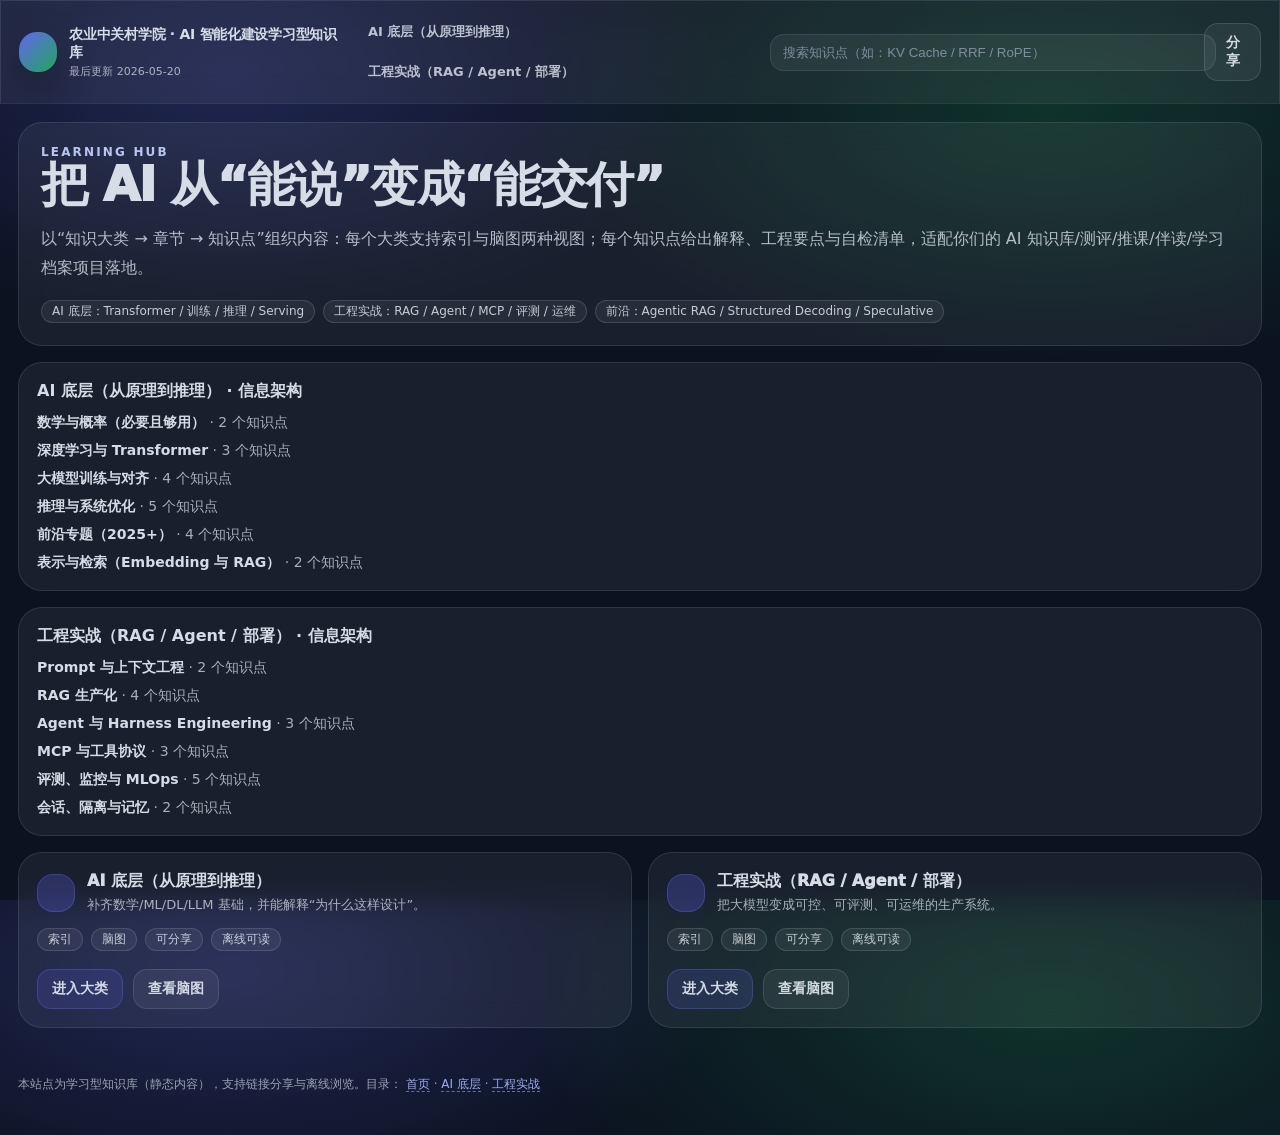
<file: index.html>
<!doctype html>
<html lang="zh-CN">
  <head>
    <meta charset="UTF-8" />
    <meta name="viewport" content="width=device-width, initial-scale=1.0" />
    <title>农业中关村学院 · AI 智能化建设学习型知识库</title>
    <meta name="description" content="可分享的学习型知识库：按知识大类切换；每类含知识点索引与脑图；覆盖 AI 底层与工程实战。" />
    <meta property="og:title" content="农业中关村学院 · AI 智能化建设学习型知识库" />
    <meta property="og:description" content="可分享的学习型知识库：按知识大类切换；每类含知识点索引与脑图；覆盖 AI 底层与工程实战。" />
    <meta property="og:type" content="website" />
    <link rel="stylesheet" href="/assets/app.css" />
  </head>
  <body>
    <div id="app" class="h-full"></div>
    <script src="/content/expansions.js"></script>
    <script src="/assets/app.js"></script>
  </body>
</html>
</file>
<file: assets/app.css>
:root {
  --bg: #0b1220;
  --panel: rgba(255, 255, 255, 0.06);
  --border: rgba(148, 163, 184, 0.18);
  --text: rgba(226, 232, 240, 0.95);
  --muted: rgba(226, 232, 240, 0.72);
  --accent: #6366f1;
  --accent2: #22c55e;
  --shadow: 0 16px 40px rgba(0, 0, 0, 0.35);
}

html,
body {
  height: 100%;
}

body {
  margin: 0;
  font-family: system-ui, -apple-system, Segoe UI, Roboto, Arial, "Noto Sans SC";
  background: radial-gradient(900px 450px at 18% 8%, rgba(99, 102, 241, 0.24), transparent 55%),
    radial-gradient(900px 450px at 82% 12%, rgba(34, 197, 94, 0.18), transparent 58%), var(--bg);
  color: var(--text);
}

a {
  color: inherit;
  text-decoration: none;
}

.kb-panel {
  background: var(--panel);
  border: 1px solid var(--border);
  backdrop-filter: blur(14px);
}

.kb-subtle {
  color: var(--muted);
}

.kb-link {
  color: rgba(165, 180, 252, 0.95);
  border-bottom: 1px dashed rgba(165, 180, 252, 0.55);
}

.kb-link:hover {
  border-bottom-color: rgba(199, 210, 254, 1);
}

.kb-badge {
  border: 1px solid rgba(148, 163, 184, 0.24);
  background: rgba(255, 255, 255, 0.06);
  padding: 2px 10px;
  border-radius: 999px;
  font-size: 12px;
  color: rgba(226, 232, 240, 0.86);
  display: inline-flex;
  align-items: center;
  gap: 6px;
}

.kb-btn {
  cursor: pointer;
  border: 1px solid rgba(148, 163, 184, 0.22);
  background: rgba(255, 255, 255, 0.06);
  color: rgba(226, 232, 240, 0.92);
  padding: 10px 14px;
  border-radius: 14px;
  font-weight: 700;
  font-size: 14px;
}

.kb-btn:hover {
  background: rgba(255, 255, 255, 0.1);
}

.kb-btn-primary {
  border-color: rgba(99, 102, 241, 0.35);
  background: rgba(99, 102, 241, 0.16);
}

.kb-btn-primary:hover {
  background: rgba(99, 102, 241, 0.22);
}

.kb-layout {
  min-height: 100%;
  display: flex;
  flex-direction: column;
}

.kb-topbar {
  position: sticky;
  top: 0;
  z-index: 50;
  border-bottom: 1px solid rgba(255, 255, 255, 0.05);
}

.kb-topbar-inner {
  max-width: 1280px;
  margin: 0 auto;
  padding: 14px 18px;
  display: flex;
  align-items: center;
  gap: 14px;
}

.kb-logo {
  display: flex;
  align-items: center;
  gap: 12px;
}

.kb-mark {
  width: 40px;
  height: 40px;
  border-radius: 18px;
  background: linear-gradient(135deg, var(--accent), rgba(34, 197, 94, 0.8));
  box-shadow: var(--shadow);
}

.kb-title {
  font-weight: 900;
  letter-spacing: -0.02em;
  font-size: 14px;
}

.kb-updated {
  font-size: 11px;
  color: var(--muted);
  margin-top: 2px;
}

.kb-tabs {
  display: none;
  gap: 6px;
  margin-left: 6px;
  flex-wrap: wrap;
}

@media (min-width: 1024px) {
  .kb-tabs {
    display: flex;
  }
}

.kb-tab {
  padding: 8px 10px;
  border-radius: 12px;
  font-size: 13px;
  font-weight: 800;
  color: rgba(226, 232, 240, 0.8);
}

.kb-tab:hover {
  background: rgba(255, 255, 255, 0.06);
  color: rgba(226, 232, 240, 0.95);
}

.kb-tab.active {
  background: rgba(255, 255, 255, 0.08);
  color: rgba(226, 232, 240, 0.98);
}

.kb-grow {
  flex: 1;
}

.kb-search {
  width: 100%;
  max-width: 420px;
  position: relative;
  display: none;
}

@media (min-width: 768px) {
  .kb-search {
    display: block;
  }
}

.kb-search input {
  width: 100%;
  border-radius: 14px;
  border: 1px solid rgba(148, 163, 184, 0.18);
  background: rgba(255, 255, 255, 0.06);
  padding: 10px 12px;
  color: rgba(226, 232, 240, 0.95);
  outline: none;
}

.kb-search input::placeholder {
  color: rgba(148, 163, 184, 0.8);
}

.kb-search input:focus {
  border-color: rgba(99, 102, 241, 0.55);
  box-shadow: 0 0 0 3px rgba(99, 102, 241, 0.2);
}

.kb-pop {
  position: absolute;
  left: 0;
  right: 0;
  margin-top: 10px;
  border-radius: 14px;
  overflow: hidden;
}

.kb-pop.hidden {
  display: none;
}

.kb-scroll {
  overflow: auto;
}

.kb-scroll::-webkit-scrollbar {
  width: 10px;
}

.kb-scroll::-webkit-scrollbar-track {
  background: transparent;
}

.kb-scroll::-webkit-scrollbar-thumb {
  background: rgba(148, 163, 184, 0.22);
  border-radius: 999px;
  border: 2px solid rgba(11, 18, 32, 0.6);
}

.kb-scroll::-webkit-scrollbar-thumb:hover {
  background: rgba(148, 163, 184, 0.34);
}

.kb-container {
  max-width: 1280px;
  margin: 0 auto;
  padding: 18px;
}

.kb-grid {
  display: grid;
  gap: 16px;
}

@media (min-width: 1024px) {
  .kb-grid.cols-12 {
    grid-template-columns: repeat(12, minmax(0, 1fr));
  }
}

.kb-card {
  border-radius: 24px;
  padding: 18px;
}

.kb-hero {
  padding: 22px;
  border-radius: 24px;
}

.kb-hero h1 {
  margin: 0;
  font-weight: 1000;
  letter-spacing: -0.03em;
  line-height: 1.08;
  font-size: 38px;
}

@media (min-width: 640px) {
  .kb-hero h1 {
    font-size: 48px;
  }
}

.kb-hero .kicker {
  font-size: 12px;
  letter-spacing: 0.18em;
  font-weight: 900;
  color: rgba(199, 210, 254, 0.92);
}

.kb-hero p {
  margin: 14px 0 0;
  color: rgba(226, 232, 240, 0.78);
  line-height: 1.8;
}

.kb-actions {
  display: flex;
  flex-wrap: wrap;
  gap: 10px;
  margin-top: 18px;
}

.kb-split {
  display: grid;
  gap: 16px;
}

@media (min-width: 1024px) {
  .kb-split {
    grid-template-columns: 4fr 8fr;
  }
}

.kb-side {
  border-radius: 24px;
  padding: 12px;
  max-height: calc(100vh - 240px);
  overflow: auto;
}

.kb-section-title {
  padding: 8px 10px;
  font-size: 12px;
  font-weight: 900;
  letter-spacing: 0.14em;
  color: rgba(226, 232, 240, 0.82);
}

.kb-item {
  display: block;
  border-radius: 16px;
  padding: 10px 10px;
}

.kb-item:hover {
  background: rgba(255, 255, 255, 0.06);
}

.kb-item-title {
  font-size: 14px;
  font-weight: 900;
}

.kb-item-summary {
  font-size: 12px;
  color: rgba(226, 232, 240, 0.72);
  line-height: 1.6;
  margin-top: 4px;
}

.kb-item-tags {
  margin-top: 8px;
  display: flex;
  flex-wrap: wrap;
  gap: 6px;
}

.kb-viewbar {
  display: flex;
  gap: 8px;
  flex-wrap: wrap;
}

.kb-prose h1,
.kb-prose h2,
.kb-prose h3 {
  font-weight: 950;
  letter-spacing: -0.02em;
}

.kb-prose h1 {
  font-size: 28px;
  margin: 0 0 10px;
}

.kb-prose h2 {
  font-size: 18px;
  margin: 22px 0 10px;
}

.kb-prose h3 {
  font-size: 16px;
  margin: 18px 0 8px;
}

.kb-prose p {
  margin: 10px 0;
  color: rgba(226, 232, 240, 0.82);
  line-height: 1.9;
}

.kb-prose ul {
  margin: 10px 0 10px 18px;
  color: rgba(226, 232, 240, 0.82);
  line-height: 1.8;
}

.kb-prose li {
  margin: 6px 0;
}

.kb-prose pre {
  background: rgba(2, 6, 23, 0.7);
  border: 1px solid rgba(148, 163, 184, 0.18);
  border-radius: 16px;
  padding: 14px 16px;
  overflow: auto;
}

.kb-prose code {
  font-family: ui-monospace, SFMono-Regular, Menlo, Monaco, Consolas, "Liberation Mono", "Courier New", monospace;
  font-size: 0.92em;
}

.kb-tree {
  border-radius: 24px;
  padding: 16px;
}

.kb-tree .root {
  font-weight: 950;
  letter-spacing: -0.02em;
  font-size: 16px;
  margin-bottom: 10px;
}

.kb-tree details {
  border: 1px solid rgba(148, 163, 184, 0.16);
  border-radius: 16px;
  padding: 10px 12px;
  background: rgba(255, 255, 255, 0.04);
  margin: 10px 0;
}

.kb-tree summary {
  cursor: pointer;
  font-weight: 900;
  list-style: none;
}

.kb-tree summary::-webkit-details-marker {
  display: none;
}

.kb-tree ul {
  margin: 10px 0 0 14px;
  padding: 0;
  list-style: none;
}

.kb-tree li {
  margin: 8px 0;
}

.kb-tree a {
  display: inline-flex;
  align-items: center;
  gap: 8px;
  padding: 8px 10px;
  border-radius: 14px;
  background: rgba(2, 6, 23, 0.35);
  border: 1px solid rgba(148, 163, 184, 0.16);
}

.kb-tree a:hover {
  background: rgba(2, 6, 23, 0.5);
}

.kb-footer {
  padding: 28px 0 40px;
}

.kb-footer-inner {
  max-width: 1280px;
  margin: 0 auto;
  padding: 0 18px;
  color: rgba(226, 232, 240, 0.66);
  font-size: 12px;
  line-height: 1.7;
}

.kb-toast {
  position: fixed;
  left: 50%;
  bottom: 18px;
  transform: translateX(-50%);
  padding: 10px 14px;
  border-radius: 14px;
  box-shadow: var(--shadow);
  font-size: 13px;
  z-index: 60;
}
</file>
